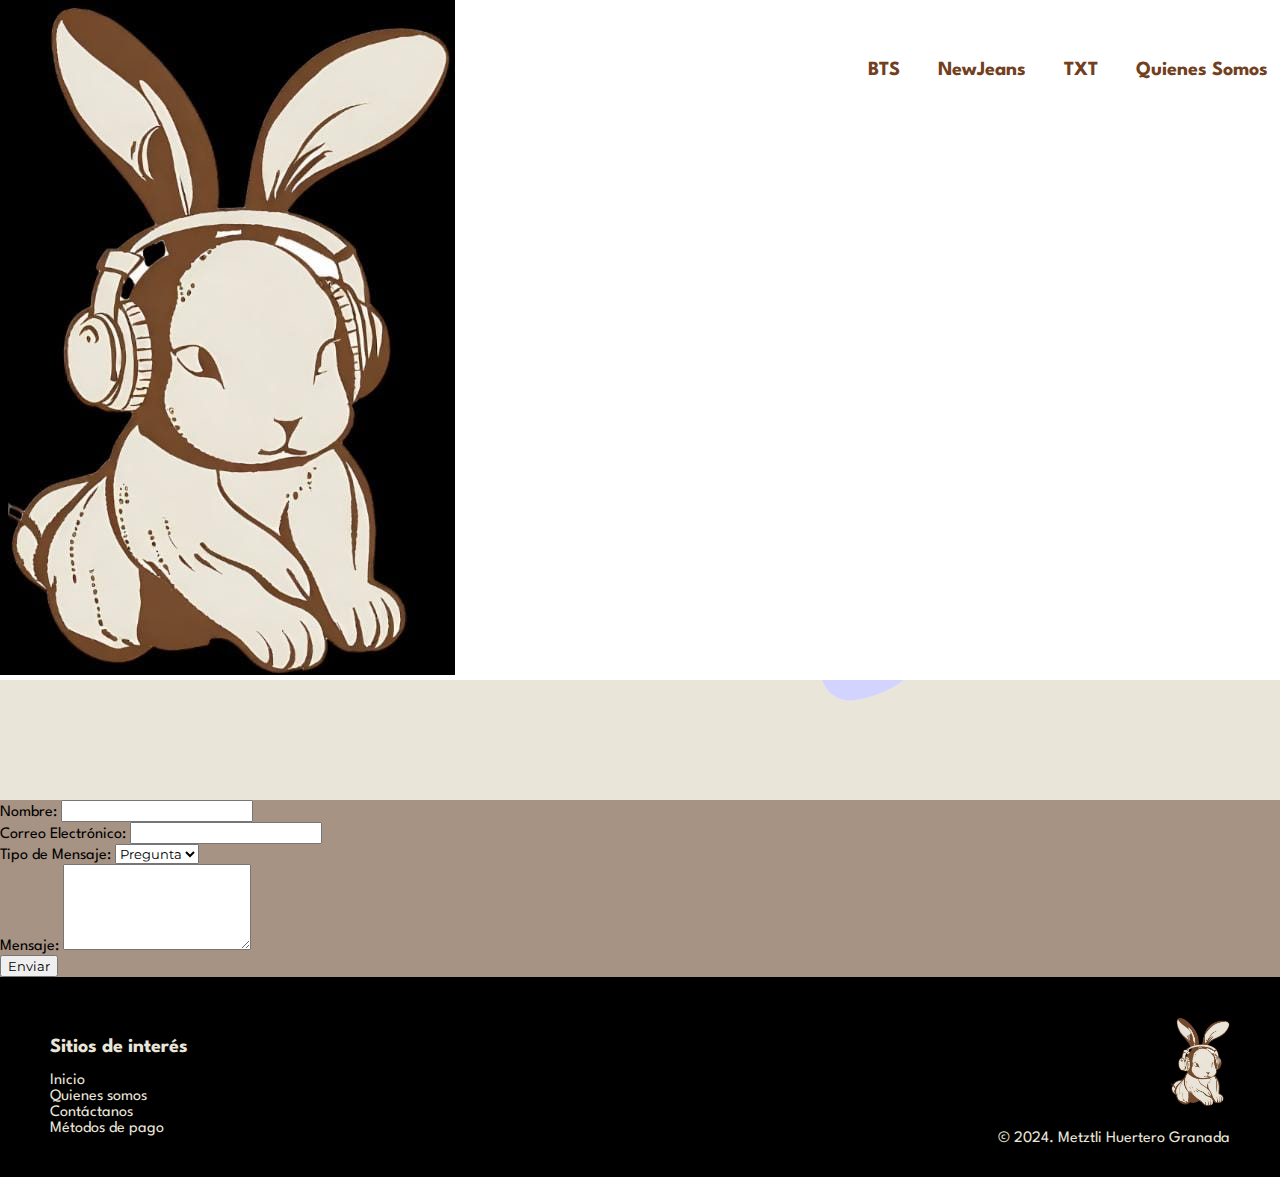
<file: formContacto/formContacto.html>
<!DOCTYPE html>
<html lang="en">

<head>
    <meta charset="UTF-8">
    <meta name="viewport" content="width=device-width, initial-scale=1.0  maximum-scale=1.0, user-scalable=no">
    <!--Titulo e icono de barra de navegación-->
    <title>Bunnielody - Contáctanos</title>
    <link rel="icon" href="/imagenes/conejito.png" type="image/x-icon">

    <!--enlaces a hojas de estilo-->
    <link rel="stylesheet" href="/styles/contacto.css">

    <!--Importación de fuentes externas: tipografías-->
    <link rel="preconnect" href="https://fonts.googleapis.com">
    <link rel="preconnect" href="https://fonts.gstatic.com" crossorigin>
    <link href="https://fonts.googleapis.com/css2?family=League+Spartan:wght@100..900&family=Montserrat:ital,wght@0,100..900;1,100..900&family=Poppins:ital,wght@0,100;0,200;0,300;0,400;0,500;0,600;0,700;0,800;0,900;1,100;1,200;1,300;1,400;1,500;1,600;1,700;1,800;1,900&display=swap" rel="stylesheet">
    <link href="https://fonts.googleapis.com/css2?family=Montserrat:ital,wght@0,100..900;1,100..900&family=Poppins:ital,wght@0,100;0,200;0,300;0,400;0,500;0,600;0,700;0,800;0,900;1,100;1,200;1,300;1,400;1,500;1,600;1,700;1,800;1,900&display=swap" rel="stylesheet">

    <!--importación de elementos para funcionamiento del carrusel-->
    <link rel="stylesheet" href="https://cdnjs.cloudflare.com/ajax/libs/font-awesome/6.5.1/css/all.min.css">
</head>


<body>
    <header> <!--Parte superior de la página-->

        <div> <!--Logo-->
           <a href="/index.html"><img id="logobunny" src="/sobreMi/imagenes/logo.jpg" alt="logo de la página"></a> 
        </div>
    
        <nav> <!--Barra de navegación-->
            <ul>
                <a href="/bts/bts.html"><li>BTS</li></a>
                <a href="/nj/newJeans.html"><li>NewJeans</li></a>
                <a href="/txt/tubatu.html"><li>TXT</li></a>
                <a href="/quienesSomos/quienesSomos.html"><li>Quienes Somos</li></a>
            </ul>
        </nav>
    </header> 

    <main>
        <!--presentación de formulario-->
            <section id="presentacionForm">
               <h2>¿Tienes dudas? Contáctanos</h2> 
               <br>
               <p>Estaremos encantados de recibir tus comentarios, dudas o preocupaciones. En Bunnielody nos aseguramos de que te sientas seguro al hacer compras en línea. <br> <br>Asegúrate de llenar todos los datos solicitados en el siguiente formulario, para poder darte el seguimiento adecuado.</p>
            </section>
            
            <section id="sectionAyuda">
                <img id="imgpregunta" src="/formContacto/pregunta.png" alt="icono de duda">
            </section>
    </main>

    <section id="formulario">
       <!--<form action="/submit_form" method="POST">--> 
        <form action=""></form>
            <div class="form-group">
                <label for="nombre">Nombre:</label>
                <input type="text" id="nombre" name="nombre" required>
            </div>
            <div class="form-group">
                <label for="email">Correo Electrónico:</label>
                <input type="email" id="email" name="email" required>
            </div>
            <div class="form-group">
                <label for="tipo">Tipo de Mensaje:</label>
                <select id="tipo" name="tipo" required>
                    <option value="pregunta">Pregunta</option>
                    <option value="queja">Queja</option>
                </select>
            </div>
            <div class="form-group">
                <label for="mensaje">Mensaje:</label>
                <textarea id="mensaje" name="mensaje" rows="5" required></textarea>
            </div>
            <div id="boton"><button type="submit">Enviar</button></div>
            
        </form> 
        <!--Aqui va el formulario-->
    </section>
</body>

<!--Estructura general del footer-->
<footer>
    <section id="etiquetas">
        <h4>Sitios de interés</h4> <br>
        <ul id="sitiosInteres">
            <a href="/index.html"><li>Inicio</li></a>
            <a href="/quienesSomos/quienesSomos.html"><li>Quienes somos</li></a>
            <a href="/formContacto/formContacto.html"><li>Contáctanos</li></a>
            <a href="/metodoPago/pago.html"><li>Métodos de pago</li></a>
        </ul>
    </section>

    <section id="logo">
        <img src="/sobreMi/imagenes/logo.jpg" alt="logo">
        <p>© 2024. Metztli Huertero Granada</p>
    </section>
</footer>
</html>
</file>
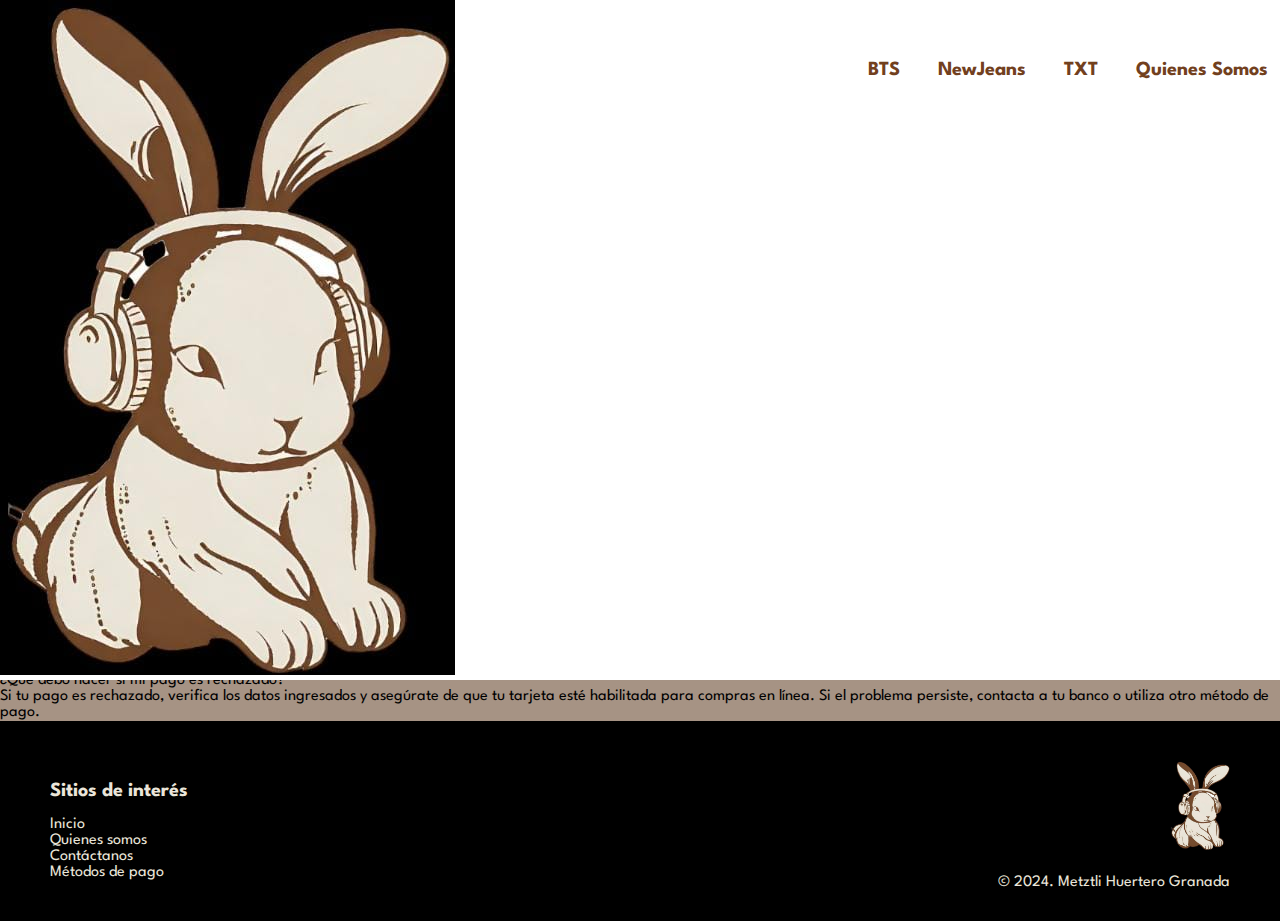
<file: metodoPago/pago.html>
<!--metadatos-->
<!DOCTYPE html>
<html lang="es">
<head>
    <meta charset="UTF-8">
    <meta name="viewport" content="width=device-width, initial-scale=1.0  maximum-scale=1.0, user-scalable=no">
    <!--Titulo e icono de barra de navegación-->
    <title>Bunnielody - BTS</title>
    <link rel="icon" href="/imagenes/conejito.png" type="image/x-icon">

    <!--enlaces a hojas de estilo-->
    <link rel="stylesheet" href="/styles/pagos.css">

    <!--Importación de fuentes externas: tipografías-->
    <link rel="preconnect" href="https://fonts.googleapis.com">
    <link rel="preconnect" href="https://fonts.gstatic.com" crossorigin>
    <link href="https://fonts.googleapis.com/css2?family=League+Spartan:wght@100..900&family=Montserrat:ital,wght@0,100..900;1,100..900&family=Poppins:ital,wght@0,100;0,200;0,300;0,400;0,500;0,600;0,700;0,800;0,900;1,100;1,200;1,300;1,400;1,500;1,600;1,700;1,800;1,900&display=swap" rel="stylesheet">
    <link href="https://fonts.googleapis.com/css2?family=Montserrat:ital,wght@0,100..900;1,100..900&family=Poppins:ital,wght@0,100;0,200;0,300;0,400;0,500;0,600;0,700;0,800;0,900;1,100;1,200;1,300;1,400;1,500;1,600;1,700;1,800;1,900&display=swap" rel="stylesheet">

    <!--importación de elementos para funcionamiento del carrusel-->
    <link rel="stylesheet" href="https://cdnjs.cloudflare.com/ajax/libs/font-awesome/6.5.1/css/all.min.css">
    <!--Vinculo archivos JS:-->
    
</head>
    

<!--inicio del body-->
<body>
    
    <header> <!--Parte superior de la página-->
        <div> <!--Logo-->
           <a href="/index.html"><img id="logobunny" src="/sobreMi/imagenes/logo.jpg" alt="logo de la página"></a> 
        </div>
    
        <nav> <!--Barra de navegación-->
            <ul>
                <a href="/bts/bts.html"><li>BTS</li></a>
                <a href="nj/newJeans.html"><li>NewJeans</li></a>
                <a href="txt/tubatu.html"><li>TXT</li></a>
                <a href="quienesSomos/quienesSomos.html"><li>Quienes Somos</li></a>
            </ul>
        </nav>
    </header>

    <main>
        <!--presentación de formulario-->
            <section id="presentacion">
               <h2>Métodos de pago</h2> 
               <br>
               <p>En Bunnielody, nos esforzamos por ofrecerte la mayor comodidad y seguridad a la hora de realizar tus compras en línea. A continuación, te presentamos los métodos de pago disponibles:.</p>
            </section>
            
            <section id="sectionPago">
                <img id="imgpago" src="/metodoPago/imagenes/tienda-online (1).png" alt="icono de duda">
            </section>
    </main>

    <div class="separacion"> <!--Seṕaración y título de sección-->
        <h2>Ingresa a a tienda Online</h2>
    </div>
    
    <section id="sectionOpciones">

    </section>


    <section id="preguntasFrecuentes">
        <h3>Preguntas Frecuentes sobre Métodos de Pago</h3>

        <h4>¿Es seguro pagar en línea en Bunnielody?</h4>
        <p>Sí, utilizamos las tecnologías más avanzadas para garantizar que tu información esté protegida. Todas las transacciones están encriptadas y procesadas a través de pasarelas de pago seguras.</p>

        <h4>¿Puedo cambiar mi método de pago después de realizar un pedido?</h4>
        <p>Lamentablemente, no podemos cambiar el método de pago una vez que el pedido ha sido confirmado. Si necesitas asistencia, por favor, contacta a nuestro equipo de atención al cliente.</p>

        <h4>¿Qué debo hacer si mi pago es rechazado?</h4>
        <p>Si tu pago es rechazado, verifica los datos ingresados y asegúrate de que tu tarjeta esté habilitada para compras en línea. Si el problema persiste, contacta a tu banco o utiliza otro método de pago.</p>
    </section>


    <footer>
        <section id="etiquetas">
            <h4>Sitios de interés</h4> <br>
            <ul id="sitiosInteres">
                <a href="/index.html"><li>Inicio</li></a>
                <a href="/quienesSomos/quienesSomos.html"><li>Quienes somos</li></a>
                <a href="/formContacto/formContacto.html"><li>Contáctanos</li></a>
                <a href="/metodoPago/pago.html"><li>Métodos de pago</li></a>
            </ul>
        </section>
    
        <section id="logo">
            <img src="/sobreMi/imagenes/logo.jpg" alt="logo">
            <p>© 2024. Metztli Huertero Granada</p>
        </section>
    </footer>

    
</body>
</html>
</file>
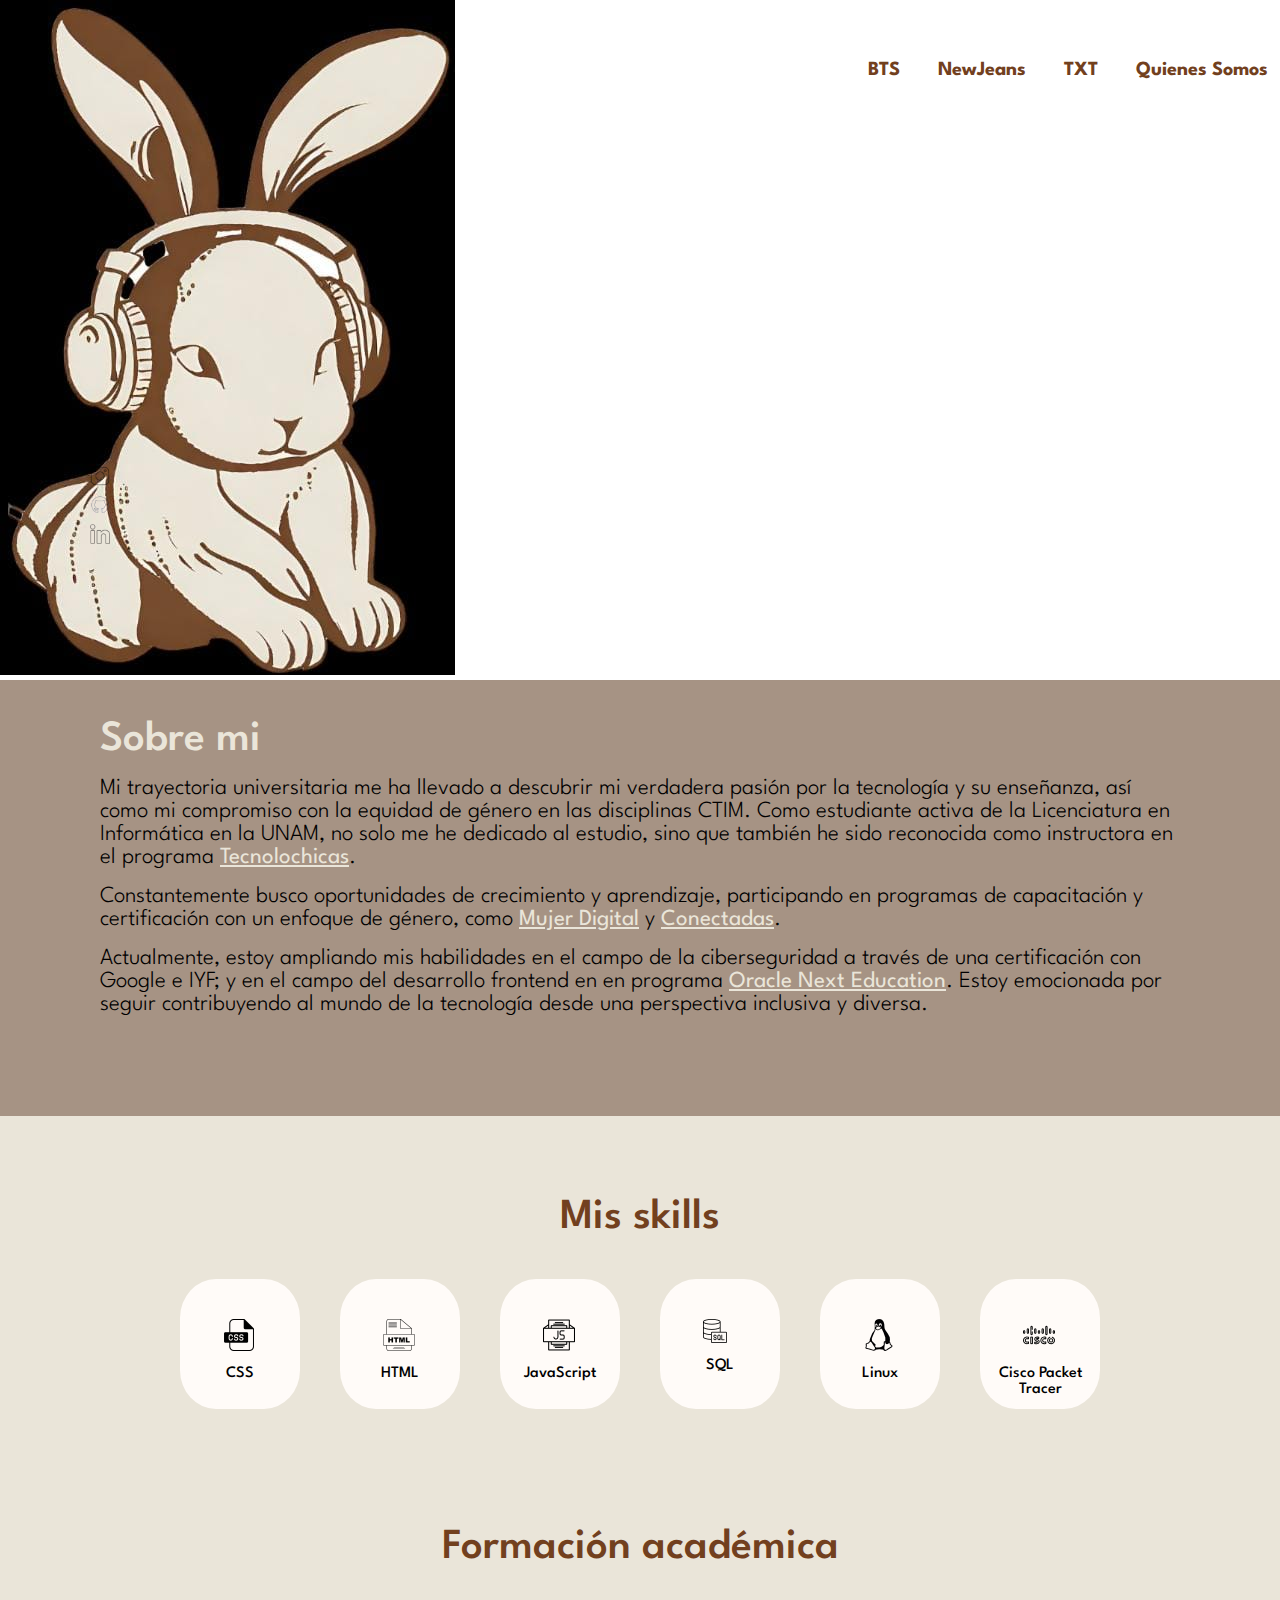
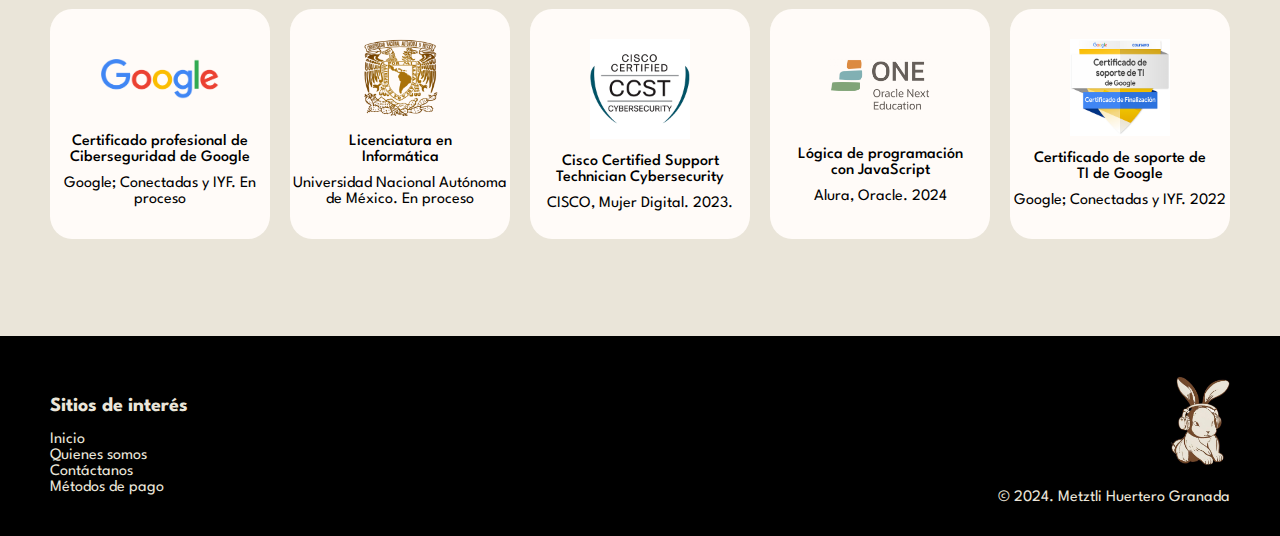
<file: sobreMi/sobreMi.html>
<!--metadatos-->
<!DOCTYPE html>
<html lang="es">
<head>
    <meta charset="UTF-8">
    <meta name="viewport" content="width=device-width, initial-scale=1.0  maximum-scale=1.0, user-scalable=no">
    <!--Titulo e icono de barra de navegación-->
    <title>Bunnielody - Sobre mi</title>
    <link rel="icon" href="/imagenes/conejito.png" type="image/x-icon">

    <!--enlaces a hojas de estilo-->
    <link rel="stylesheet" href="/styles/sobreMi.css">

    <!--Importación de fuentes externas: tipografías-->
    <link rel="preconnect" href="https://fonts.googleapis.com">
    <link rel="preconnect" href="https://fonts.gstatic.com" crossorigin>
    <link href="https://fonts.googleapis.com/css2?family=League+Spartan:wght@100..900&family=Montserrat:ital,wght@0,100..900;1,100..900&family=Poppins:ital,wght@0,100;0,200;0,300;0,400;0,500;0,600;0,700;0,800;0,900;1,100;1,200;1,300;1,400;1,500;1,600;1,700;1,800;1,900&display=swap" rel="stylesheet">
    <link href="https://fonts.googleapis.com/css2?family=Montserrat:ital,wght@0,100..900;1,100..900&family=Poppins:ital,wght@0,100;0,200;0,300;0,400;0,500;0,600;0,700;0,800;0,900;1,100;1,200;1,300;1,400;1,500;1,600;1,700;1,800;1,900&display=swap" rel="stylesheet">

    <!--importación de elementos para funcionamiento del carrusel-->
    <link rel="stylesheet" href="https://cdnjs.cloudflare.com/ajax/libs/font-awesome/6.5.1/css/all.min.css">
</head>

<!--inicio del body-->
<body>

<!--inicio header-->
<header> <!--Parte superior de la página-->

    <div> <!--Logo-->
       <a href="/index.html"><img id="logobunny" src="/sobreMi/imagenes/logo.jpg" alt="logo de la página"></a> 
    </div>

    <nav> <!--Barra de navegación-->
        <ul>
            <a href="/bts/bts.html"><li>BTS</li></a>
            <a href="/nj/newJeans.html"><li>NewJeans</li></a>
            <a href="/txt/tubatu.html"><li>TXT</li></a>
            <a href="/quienesSomos/quienesSomos.html"><li>Quienes Somos</li></a>
        </ul>
    </nav>
</header>

    <!--Presentación general-->
    <main>
        <section id="presentacion">
           <h2 >Hola, mi nombre es Metztli.</h2> 
           <br>
           <p>Soy estudiante universitaria apasionada por la tecnología, feminista y activista en causas a favor de reducir la brecha de género en el campo CTIM. <br> <br>También soy la creadora de este sitio web.</p>

           <div id="redes">
                <div class="redSocial">
                    <img class="imgRedes" src="/sobreMi/imagenes/instagram.png" alt="Instagram">
                    <a href="https://www.instagram.com/poisonnabi/">Instagram</a>
                </div>

                <div class="redSocial">
                    <img class="imgRedes" src="/sobreMi/imagenes/github.png" alt="github">
                    <a href="https://github.com/nabimeyz">Github</a>
                </div>
                
                <div class="redSocial">
                    <img class="imgRedes" src="/sobreMi/imagenes/linkedin.png" alt="LinkedIn">
                    <a href="http://linkedin.com/in/metztlihuerterog">LinkedIn</a>
                </div>
           </div>
        </section>
        
        <section id="sectionMetz">
            <img id="imgMetz" src="/sobreMi/imagenes/metztli.jpg" alt="Foto de metztli">
        </section>
    </main>

    <!--Sección sobre mi-->
    <section id="sobreMi">
        <h3>Sobre mi</h3>
        <br>
        <p>Mi trayectoria universitaria me ha llevado a descubrir mi verdadera pasión por la tecnología y su enseñanza, así como mi compromiso con la equidad de género en las disciplinas CTIM. Como estudiante activa de la Licenciatura en Informática en la UNAM, no solo me he dedicado al estudio, sino que también he sido reconocida como instructora en el programa <a href="https://tecnolochicas.mx/">Tecnolochicas</a>.</p> <br>

        <p>Constantemente busco oportunidades de crecimiento y aprendizaje, participando en programas de capacitación y certificación con un enfoque de género, como <a href="https://jamujerdigital.org/">Mujer Digital</a> y <a href="https://iyfglobal.org/initiatives/conectadas-sureste-0">Conectadas</a>.</p> <br>

        <p>Actualmente, estoy ampliando mis habilidades en el campo de la ciberseguridad a través de una certificación con Google e IYF; y en el campo del desarrollo frontend en en programa <a href="https://www.oracle.com/mx/education/oracle-next-education/">Oracle Next Education</a>. Estoy emocionada por seguir contribuyendo al mundo de la tecnología desde una perspectiva inclusiva y diversa.</p>
    </section>


    <!--Sección sobre mis habilidades-->
    <section id="skills">
        <h3>Mis skills</h3>

        <!--Listado de habilidades-->
        <ul class="listadoHabilidades">
            <li>
                <img class="imgSkills" src="/sobreMi/imagenes/css.png" alt="CSS">
                <p>CSS</p>
            </li>

            <li>
                <img class="imgSkills" src="/sobreMi/imagenes/html.png" alt="HTML">
                <p>HTML</p>
            </li>

            <li>
                <img class="imgSkills" src="/sobreMi/imagenes/js.png" alt="JavaScript">
                <p>JavaScript</p>
            </li>

            <li>
                <img class="imgSkills" src="/sobreMi/imagenes/servidor-sql.png" alt="SQL">
                <p>SQL</p>
            </li>

            <li>
                <img class="imgSkills" src="/sobreMi/imagenes/plataforma-linux.png" alt="Linux">
                <p>Linux</p>
            </li>

            <li>
                <img class="imgSkills" src="/sobreMi/imagenes/cisco.png" alt="Cisco Packet Tracer">
                <p>Cisco Packet Tracer</p>
            </li>
        </ul>
    </section>

    <!--Sección sobre mis certificados y formación-->
    <section id="formacion">
        <h3>Formación académica</h3>

        <!--Listado de certificados-->
        <ul>
            <li>
                <img id="imgoogle" src="/sobreMi/imagenes/google.png" alt="Imagen de certificado1">
                <h4>Certificado profesional de Ciberseguridad de Google</h4>
                <p>Google; Conectadas y IYF. En proceso</p>
            </li>

            <li>
                <img id="imgUNAM" src="/sobreMi/imagenes/unam.png" alt="Imagen de certificado1">
                <h4>Licenciatura en Informática</h4>
                <p>Universidad Nacional Autónoma de México. En proceso</p>
            </li>

            <li>
                <a href="https://www.credly.com/badges/0e89b32d-59c1-437f-ac3d-ddd2b3f37a10/public_url"><img class="imgFormacion" src="/sobreMi/imagenes/certCCST.png" alt="Imagen de certificado1"></a>
                <h4>Cisco Certified Support Technician Cybersecurity</h4>
                <p>CISCO, Mujer Digital. 2023.</p>
            </li>

            <li>
                <a href="https://app.aluracursos.com/degree/certificate/9cb35f75-b1e8-47ff-83b1-0a00c86e56c6?lang"><img class="imgFormacion" id="imgOracle" src="/sobreMi/imagenes/one.png" alt="Imagen de certificado1"></a>
                <h4>Lógica de programación con JavaScript</h4>
                <p>Alura, Oracle. 2024</p>
            </li>

            <li>
                <a href="https://www.credly.com/badges/071a5302-8f4d-4557-a9f7-36898977ec9c/public_url"><img class="imgFormacion" src="/sobreMi/imagenes/certTI.png" alt="Imagen de certificado1"></a>
                <h4>Certificado de soporte de TI de Google</h4>
                <p>Google; Conectadas y IYF. 2022</p>
            </li>            
        </ul>
    </section>

</body>

<!--Estructura general del footer-->
<footer>
    <section id="etiquetas">
        <h4>Sitios de interés</h4> <br>
        <ul id="sitiosInteres">
            <a href="/index.html"><li>Inicio</li></a>
            <a href="/quienesSomos/quienesSomos.html"><li>Quienes somos</li></a>
            <a href="/formContacto/formContacto.html"><li>Contáctanos</li></a>
            <a href="/metodoPago/pago.html"><li>Métodos de pago</li></a>
        </ul>
    </section>

    <section id="logo">
        <img src="/sobreMi/imagenes/logo.jpg" alt="logo">
        <p>© 2024. Metztli Huertero Granada</p>
    </section>
</footer>

</html>
</file>
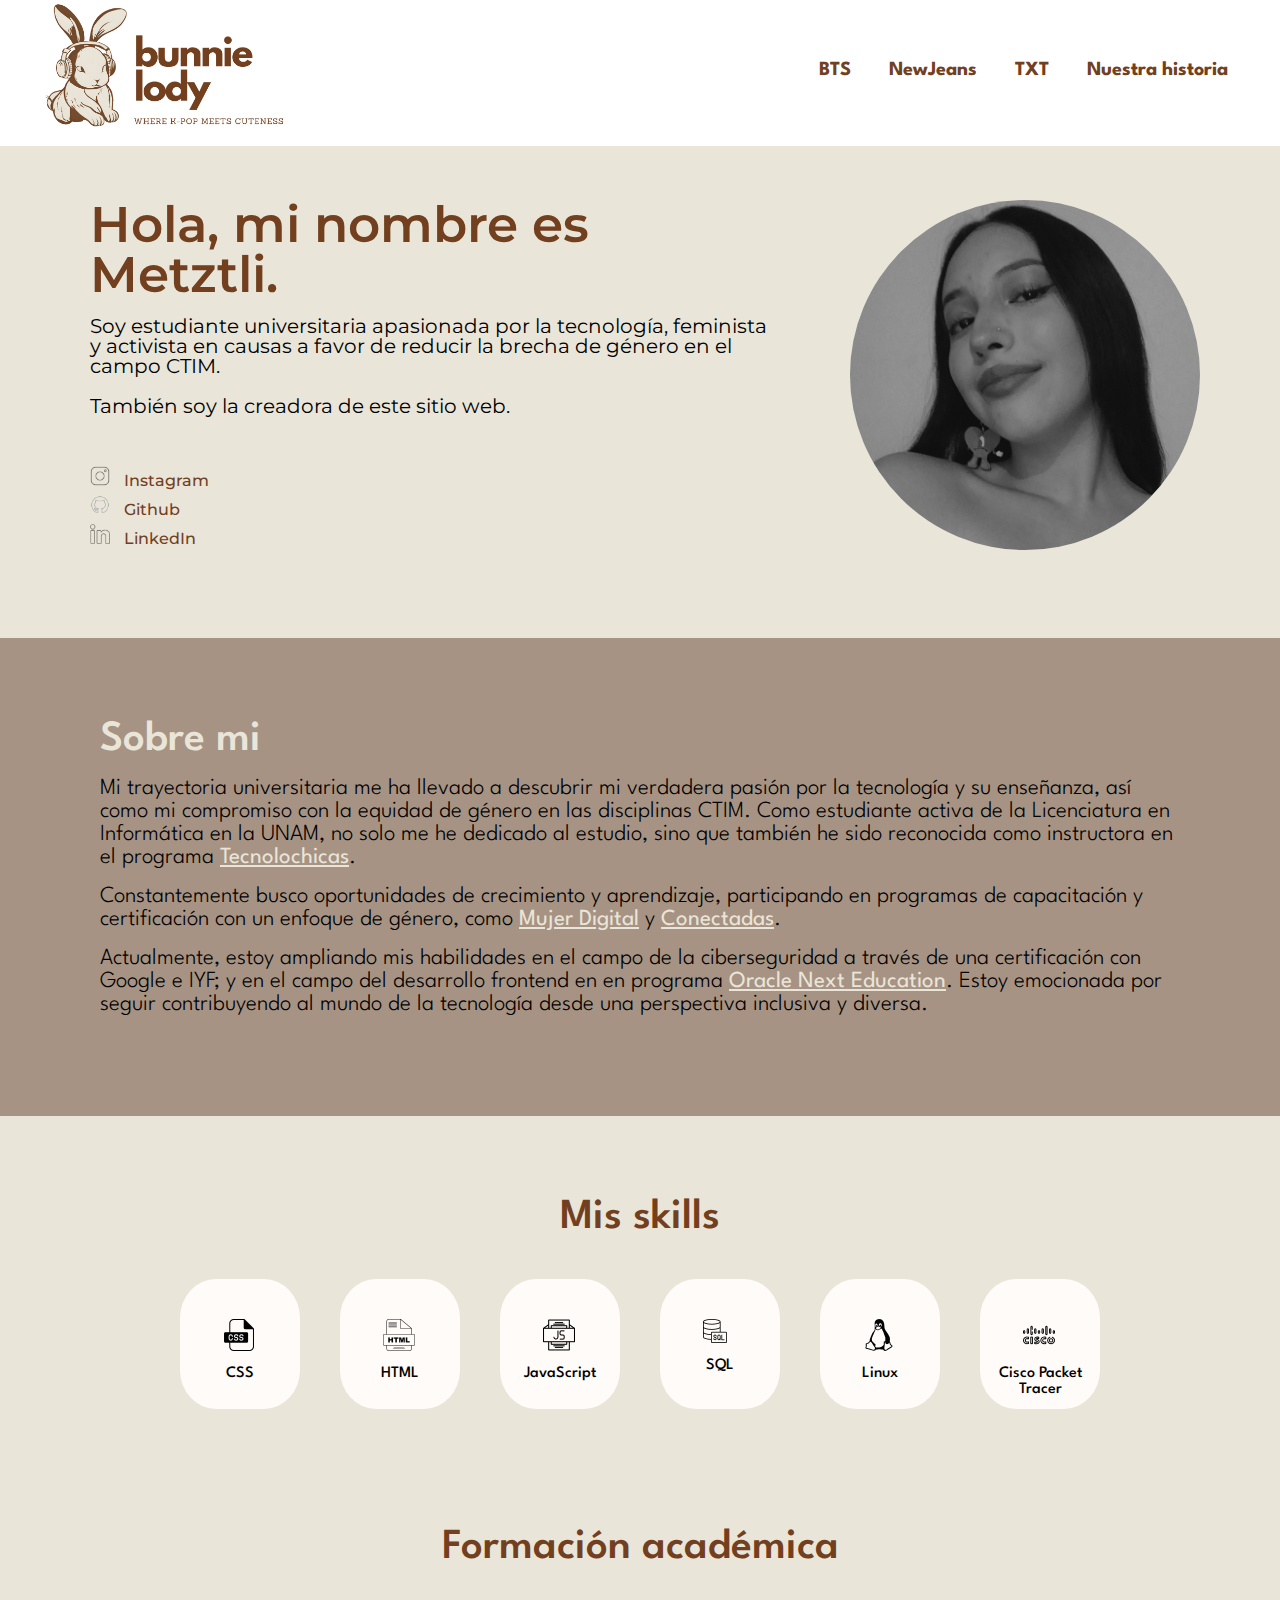
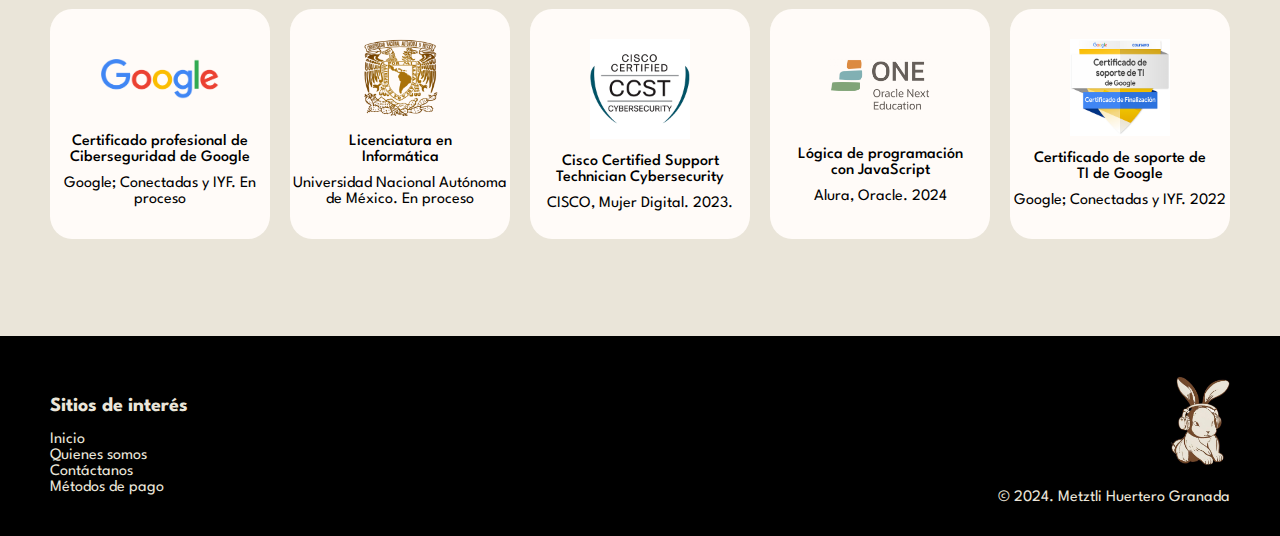
<file: ProyectoFinal/sobreMi/sobreMi.html>
<!--metadatos-->
<!DOCTYPE html>
<html lang="es">
<head>
    <meta charset="UTF-8">
    <meta name="viewport" content="width=device-width, initial-scale=1.0  maximum-scale=1.0, user-scalable=no">
    <!--Titulo e icono de barra de navegación-->
    <title>Bunnielody - Sobre mi</title>
    <link rel="icon" href="/imagenes/conejito.png" type="image/x-icon">

    <!--enlaces a hojas de estilo-->
    <link rel="stylesheet" href="/styles/sobreMi.css">

    <!--Importación de fuentes externas: tipografías-->
    <link rel="preconnect" href="https://fonts.googleapis.com">
    <link rel="preconnect" href="https://fonts.gstatic.com" crossorigin>
    <link href="https://fonts.googleapis.com/css2?family=League+Spartan:wght@100..900&family=Montserrat:ital,wght@0,100..900;1,100..900&family=Poppins:ital,wght@0,100;0,200;0,300;0,400;0,500;0,600;0,700;0,800;0,900;1,100;1,200;1,300;1,400;1,500;1,600;1,700;1,800;1,900&display=swap" rel="stylesheet">
    <link href="https://fonts.googleapis.com/css2?family=Montserrat:ital,wght@0,100..900;1,100..900&family=Poppins:ital,wght@0,100;0,200;0,300;0,400;0,500;0,600;0,700;0,800;0,900;1,100;1,200;1,300;1,400;1,500;1,600;1,700;1,800;1,900&display=swap" rel="stylesheet">

    <!--importación de elementos para funcionamiento del carrusel-->
    <link rel="stylesheet" href="https://cdnjs.cloudflare.com/ajax/libs/font-awesome/6.5.1/css/all.min.css">
    <!--Vinculo archivos JS:-->
    <script src="/carrusel.js" defer></script>
</head>

<!--inicio del body-->
<body>

<!--inicio header-->
    <header>
        <!--div que encasula el menu de navegacion-->
        <div class="navegacion">
            <a href="/index.html"> <h1><img id="logoHeader" src="/imagenes/logo.png" alt="logo de la página"></h1> </a>
        <!--Barra de navegación-->
            <nav>
                <ul>
                    <li><a href="/bts/bts.html">BTS</a></li>
                    <li><a href="/nj/newJeans.html">NewJeans</a></li>
                    <li><a href="/txt/tubatu.html">TXT</a></li>
                    <li><a href="/quienesSomos/quienesSomos.html">Nuestra historia</a></li>
                </ul>
            </nav> 
        </div>        
    </header>

    <!--Presentación general-->
    <main>
        <section id="presentacion">
           <h2 >Hola, mi nombre es Metztli.</h2> 
           <br>
           <p>Soy estudiante universitaria apasionada por la tecnología, feminista y activista en causas a favor de reducir la brecha de género en el campo CTIM. <br> <br>También soy la creadora de este sitio web.</p>

           <div id="redes">
                <div class="redSocial">
                    <img class="imgRedes" src="/sobreMi/imagenes/instagram.png" alt="Instagram">
                    <a href="https://www.instagram.com/poisonnabi/">Instagram</a>
                </div>

                <div class="redSocial">
                    <img class="imgRedes" src="/sobreMi/imagenes/github.png" alt="github">
                    <a href="https://github.com/nabimeyz">Github</a>
                </div>
                
                <div class="redSocial">
                    <img class="imgRedes" src="/sobreMi/imagenes/linkedin.png" alt="LinkedIn">
                    <a href="http://linkedin.com/in/metztlihuerterog">LinkedIn</a>
                </div>
           </div>
        </section>
        
        <section id="sectionMetz">
            <img id="imgMetz" src="/sobreMi/imagenes/metztli.jpg" alt="Foto de metztli">
        </section>
    </main>

    <!--Sección sobre mi-->
    <section id="sobreMi">
        <h3>Sobre mi</h3>
        <br>
        <p>Mi trayectoria universitaria me ha llevado a descubrir mi verdadera pasión por la tecnología y su enseñanza, así como mi compromiso con la equidad de género en las disciplinas CTIM. Como estudiante activa de la Licenciatura en Informática en la UNAM, no solo me he dedicado al estudio, sino que también he sido reconocida como instructora en el programa <a href="https://tecnolochicas.mx/">Tecnolochicas</a>.</p> <br>

        <p>Constantemente busco oportunidades de crecimiento y aprendizaje, participando en programas de capacitación y certificación con un enfoque de género, como <a href="https://jamujerdigital.org/">Mujer Digital</a> y <a href="https://iyfglobal.org/initiatives/conectadas-sureste-0">Conectadas</a>.</p> <br>

        <p>Actualmente, estoy ampliando mis habilidades en el campo de la ciberseguridad a través de una certificación con Google e IYF; y en el campo del desarrollo frontend en en programa <a href="https://www.oracle.com/mx/education/oracle-next-education/">Oracle Next Education</a>. Estoy emocionada por seguir contribuyendo al mundo de la tecnología desde una perspectiva inclusiva y diversa.</p>
    </section>


    <!--Sección sobre mis habilidades-->
    <section id="skills">
        <h3>Mis skills</h3>

        <!--Listado de habilidades-->
        <ul class="listadoHabilidades">
            <li>
                <img class="imgSkills" src="/sobreMi/imagenes/css.png" alt="CSS">
                <p>CSS</p>
            </li>

            <li>
                <img class="imgSkills" src="/sobreMi/imagenes/html.png" alt="HTML">
                <p>HTML</p>
            </li>

            <li>
                <img class="imgSkills" src="/sobreMi/imagenes/js.png" alt="JavaScript">
                <p>JavaScript</p>
            </li>

            <li>
                <img class="imgSkills" src="/sobreMi/imagenes/servidor-sql.png" alt="SQL">
                <p>SQL</p>
            </li>

            <li>
                <img class="imgSkills" src="/sobreMi/imagenes/plataforma-linux.png" alt="Linux">
                <p>Linux</p>
            </li>

            <li>
                <img class="imgSkills" src="/sobreMi/imagenes/cisco.png" alt="Cisco Packet Tracer">
                <p>Cisco Packet Tracer</p>
            </li>
        </ul>
    </section>

    <!--Sección sobre mis certificados y formación-->
    <section id="formacion">
        <h3>Formación académica</h3>

        <!--Listado de certificados-->
        <ul>
            <li>
                <img id="imgoogle" src="/sobreMi/imagenes/google.png" alt="Imagen de certificado1">
                <h4>Certificado profesional de Ciberseguridad de Google</h4>
                <p>Google; Conectadas y IYF. En proceso</p>
            </li>

            <li>
                <img id="imgUNAM" src="/sobreMi/imagenes/unam.png" alt="Imagen de certificado1">
                <h4>Licenciatura en Informática</h4>
                <p>Universidad Nacional Autónoma de México. En proceso</p>
            </li>

            <li>
                <a href="https://www.credly.com/badges/0e89b32d-59c1-437f-ac3d-ddd2b3f37a10/public_url"><img class="imgFormacion" src="/sobreMi/imagenes/certCCST.png" alt="Imagen de certificado1"></a>
                <h4>Cisco Certified Support Technician Cybersecurity</h4>
                <p>CISCO, Mujer Digital. 2023.</p>
            </li>

            <li>
                <a href="https://app.aluracursos.com/degree/certificate/9cb35f75-b1e8-47ff-83b1-0a00c86e56c6?lang"><img class="imgFormacion" id="imgOracle" src="/sobreMi/imagenes/one.png" alt="Imagen de certificado1"></a>
                <h4>Lógica de programación con JavaScript</h4>
                <p>Alura, Oracle. 2024</p>
            </li>

            <li>
                <a href="https://www.credly.com/badges/071a5302-8f4d-4557-a9f7-36898977ec9c/public_url"><img class="imgFormacion" src="/sobreMi/imagenes/certTI.png" alt="Imagen de certificado1"></a>
                <h4>Certificado de soporte de TI de Google</h4>
                <p>Google; Conectadas y IYF. 2022</p>
            </li>            
        </ul>
    </section>

</body>

<!--Estructura general del footer-->
<footer>
    <section id="etiquetas">
        <h4>Sitios de interés</h4> <br>
        <ul id="sitiosInteres">
            <a href="/index.html"><li>Inicio</li></a>
            <a href="/quienesSomos/quienesSomos.html"><li>Quienes somos</li></a>
            <a href=""><li>Contáctanos</li></a>
            <a href=""><li>Métodos de pago</li></a>
        </ul>
    </section>

    <section id="logo">
        <img src="/sobreMi/imagenes/logo.jpg" alt="logo">
        <p>© 2024. Metztli Huertero Granada</p>
    </section>
</footer>

</html>
</file>
<file: styles/contacto.css>
@import url(/styles/reset.css);
@import url(/styles/navGeneral.css);
@import url(/styles/footerStyle.css);

main {
    background-color: #eae5d9;
    display: flex;
    align-items: center;
    padding: 200px 80px 85px 90px;
}
/*Sección de presentación*/
#presentacionForm h2 {
    font-size: 40px;
    font-weight: 600;
    color: #72401E;
}

#presentacionForm p {
    font-size: 17px;
}
</file>
<file: styles/pagos.css>
@import url(/styles/reset.css);
@import url(/styles/navGeneral.css);
@import url(/styles/footerStyle.css);

@import url('https://fonts.googleapis.com/css2?family=Playfair+Display:wght@800&display=swap');
@import url('https://fonts.googleapis.com/css2?family=EB+Garamond:wght@500&display=swap');
@import url('https://fonts.googleapis.com/css2?family=Plus+Jakarta+Sans&display=swap');
@import url('https://fonts.googleapis.com/css2?family=Red+Hat+Display&display=swap');


main {
    background-color: white;
    display: flex;
    align-items: center;
    padding: 180px 80px 50px 90px;
    line-height: 1.2;
}
/*Sección de presentación*/
#presentacion h2 {
    font-size: 40px;
    font-weight: 600;
    color: #2e190b;
}

#presentacion p {
    font-size: 17px;
}

#imgpago{
    width: 300px;
    padding-left: 180px;
    padding-right: 50px;
}

/*formato de separadores de página*/
.separacion {
    background-color: #d1c8c2;
}

.separacion h2 {
    color:rgb(58, 54, 54);
    text-align: center;
    padding-top: 7px;
    padding-bottom: 7px;
    font-size: 29px;
    font-family: 'EB Garamond', serif;
}
</file>
<file: styles/sobreMi.css>
@import url(/styles/reset.css);
@import url(/styles/navGeneral.css);
@import url(/styles/footerStyle.css);



main {
    background-color: #eae5d9;
    display: flex;
    align-items: center;
    padding: 200px 80px 85px 90px;
}
/*Sección de presentación*/
#presentacion h2 {
    font-size: 50px;
    font-weight: 600;
    color: #72401E;
}

#presentacion p {
    font-size: 20px;
}

#redes {
    padding-top: 50px;
}

#redes a {
    text-decoration: none;
    color: #72401E;
    font-weight: 500;
}

.redSocial {
    padding-bottom: 6px;
}

.imgRedes {
    height: 20px;
    padding-right: 10px;
    opacity: 0.5;
}

#sectionMetz {
    padding-left: 80px;
}

#imgMetz {
    width: 350px;
    border-radius: 300px;
}


/*Sección: Sobre mi*/
#sobreMi {
    padding: 80px 100px 100px 100px;
}

#sobreMi h3{
    font-weight: 550;
    font-size: 43px;
    color: #eae5d9;
}

#sobreMi p{
    font-size: 23px;
    font-weight: 300;
}

#sobreMi a{
    color: #eae5d9;
    font-weight: 400;
}

/*Sección skills*/
#skills {
    background-color: #eae5d9;
    height: 250px;
    padding: 80px 20px 30px 20px;

}

#skills h3 {
    font-weight: 550;
    font-size: 43px;
    color: #72401E;
    text-align: center;
    padding-bottom: 40px;
}

#skills ul {
    display: flex;
    gap: 40px;
    justify-content: center;    
}

#skills li{
    background-color: rgb(255, 251, 248);
    width: 120px;
    height: 130px;
    border-radius:30%;
}

.imgSkills {
    padding-left: 43px;
    padding-top: 40px;
}

#skills li p {
    text-align: center;
    font-weight: 500;
    padding-top: 10px;
}


/*Sección formacion*/
#formacion {
    background-color: #eae5d9;
    height: 390px;
    padding: 50px 20px 20px 20px;
}

#formacion h3 {
    font-weight: 550;
    font-size: 43px;
    color: #72401E;
    text-align: center;
    padding-bottom: 40px;
}

#formacion ul {
    display: flex;
    gap: 20px;
    justify-content: center;   
    text-align: center;
    align-items: center;
}

#formacion li{
    background-color: rgb(255, 251, 248);
    width: 220px;
    height: 230px;
    border-radius:10%;
}

#formacion img {
    padding-top: 30px;
}

.imgFormacion {
    width: 100px;
}

#imgoogle {
    height: 40px;
    margin: 20px;    
}

#imgUNAM {
    height: 80px;
}

#imgOracle {
    margin: 20px;
}

#formacion h4 {
    padding: 10px 20px 10px 20px;
    font-weight: 500;
}

/*Sección proyectos Recientes*/
</file>
